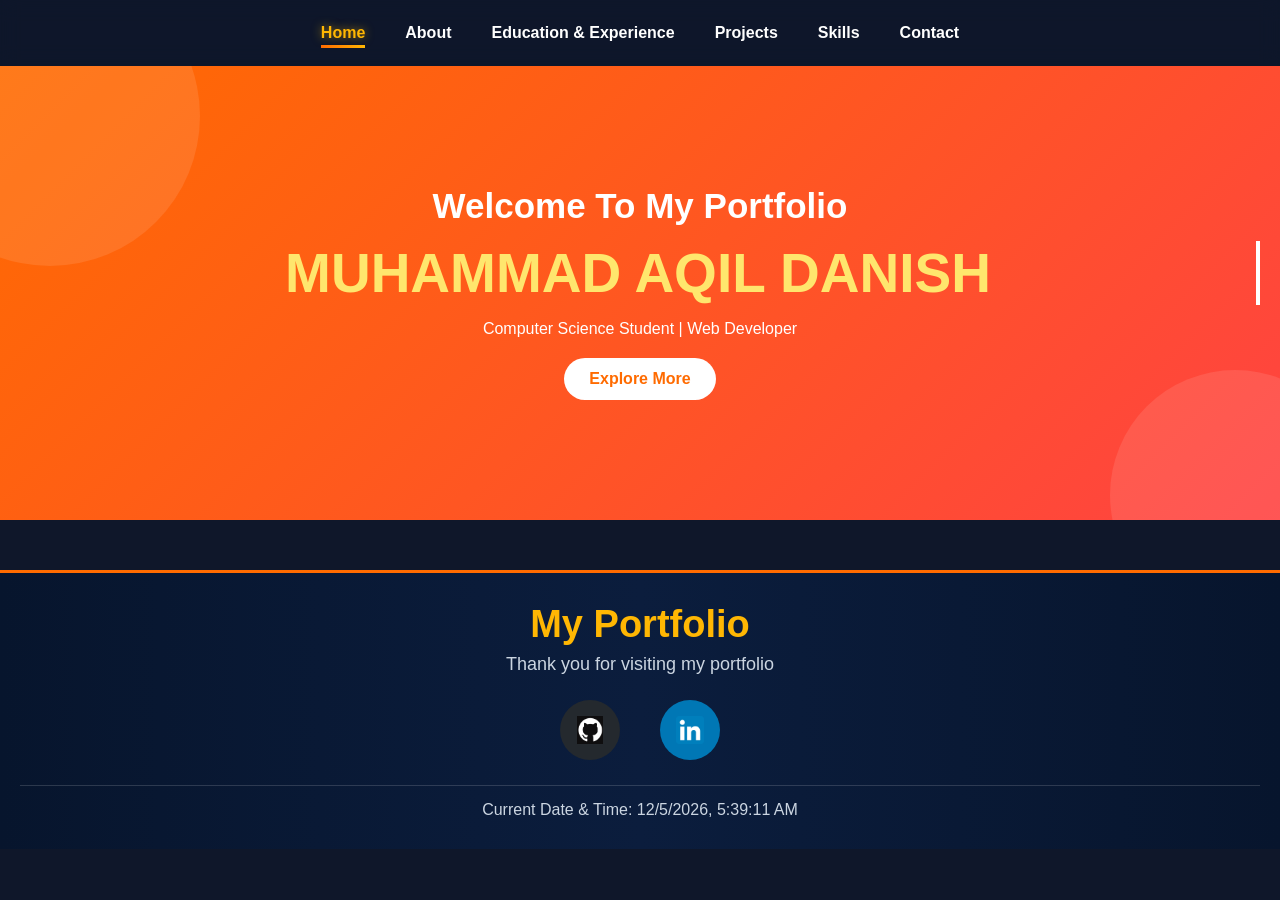
<file: index.html>
<!DOCTYPE html>
<html lang="en">
<head>
    <meta charset="UTF-8">
    <meta name="viewport" content="width=device-width, initial-scale=1.0">
    <title>Home | Aqil Portfolio</title>
    <link rel="stylesheet" href="style.css">
</head>
<body>

<nav>
    <a href="index.html" class="active-page">Home</a>
    <a href="about.html">About</a>
    <a href="education.html">Education & Experience</a>
    <a href="projects.html">Projects</a>
    <a href="skills.html">Skills</a>
    <a href="contact.html">Contact</a>
</nav>

<header>
    <h1>Welcome To My Portfolio</h1>
    <h2 class="typing-text">MUHAMMAD AQIL DANISH</h2>
    <p>Computer Science Student | Web Developer</p>

    <a href="about.html" class="btn">
        Explore More
    </a>
</header>

<footer>
    <div class="footer-content">
        <h2 class="footer-title">My Portfolio</h2>
        <p class="footer-text">Thank you for visiting my portfolio</p>

        <div class="footer-divider"></div>

        <div class="social-icons">
            <a href="https://github.com/AQLDNSH" target="_blank">
                <img src="images/github.png" alt="GitHub">
            </a>

            <div class="vertical-line"></div>

            <a href="https://linkedin.com/in/YOUR_LINKEDIN" target="_blank">
                <img src="images/linkedin.png" alt="LinkedIn">
            </a>
        </div>

        <div class="bottom-line"></div>

        <p id="datetime"></p>
    </div>
</footer>

<script src="script.js"></script>
</body>
</html>
</file>
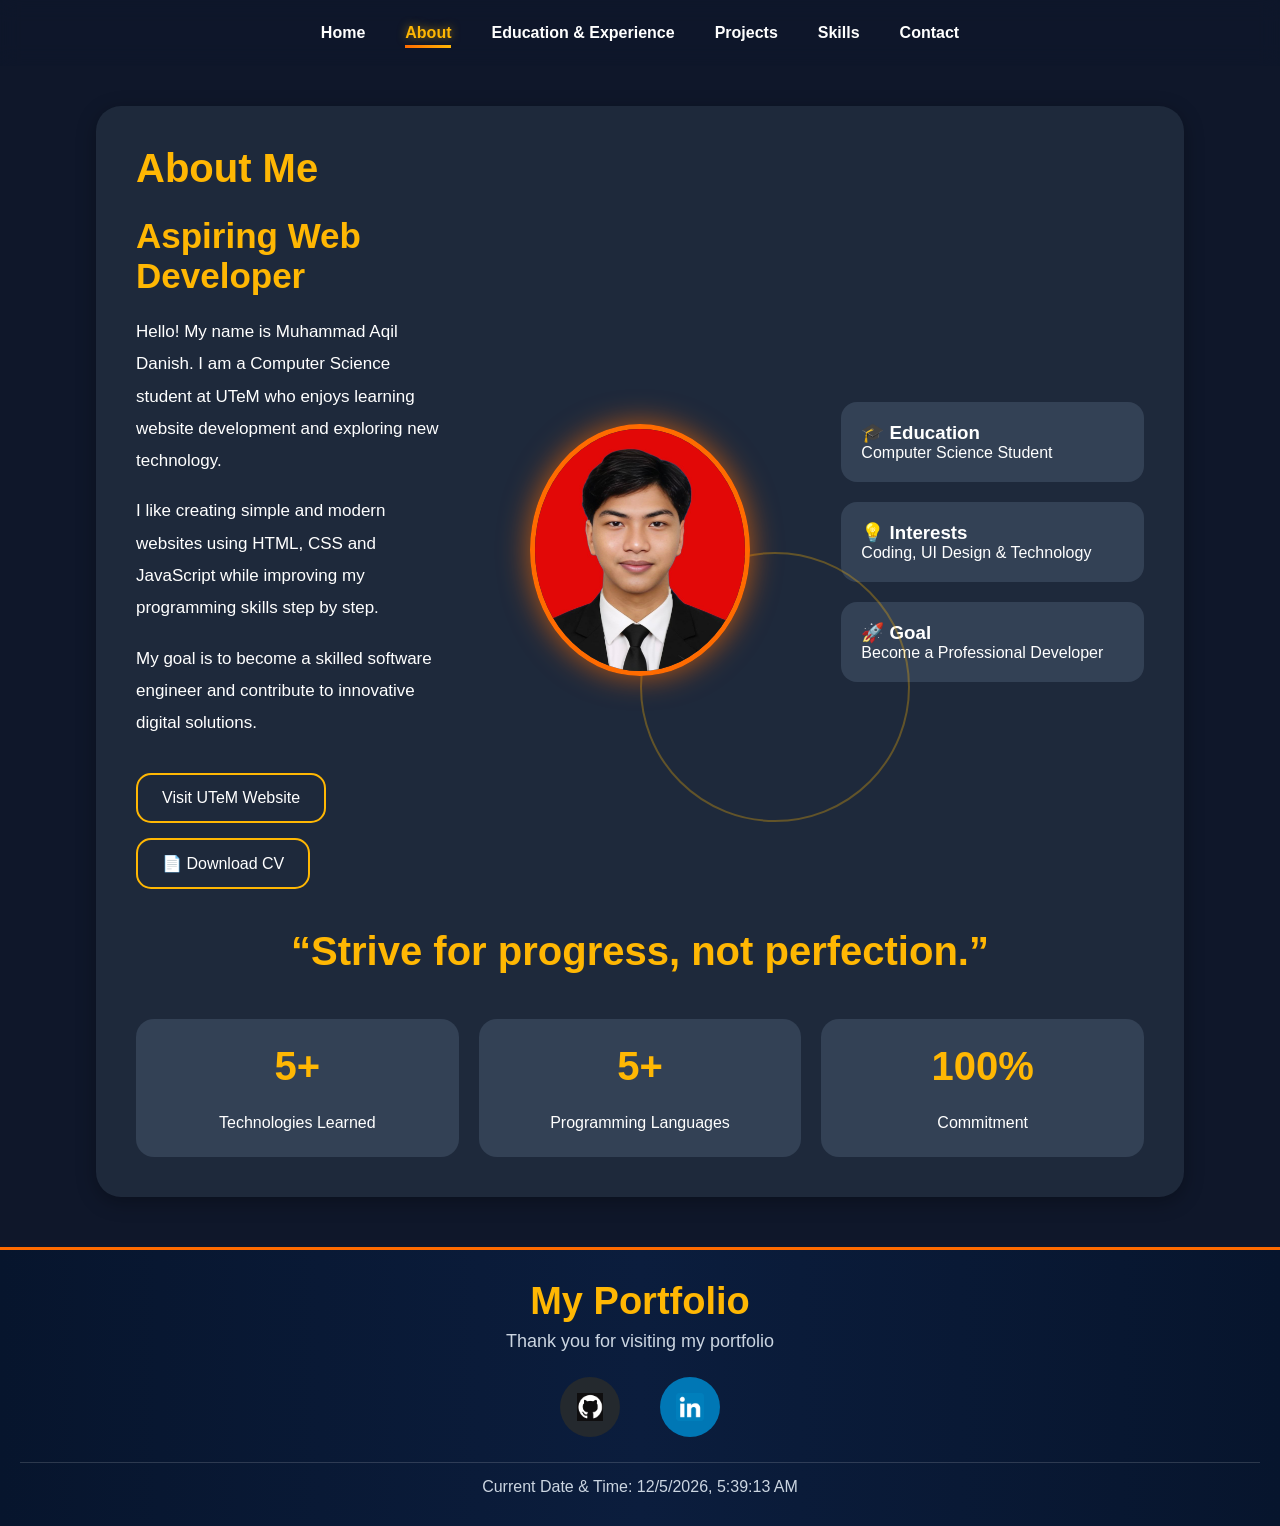
<file: about.html>
<!DOCTYPE html>
<html lang="en">
<head>
    <meta charset="UTF-8">
    <meta name="viewport" content="width=device-width, initial-scale=1.0">
    <title>About | Aqil Portfolio</title>
    <link rel="stylesheet" href="style.css">
</head>
<body>

<!-- NAVBAR -->
<nav>
    <a href="index.html">Home</a>
    <a href="about.html" class="active-page">About</a>
    <a href="education.html">Education & Experience</a>
    <a href="projects.html">Projects</a>
   
    <a href="skills.html">Skills</a>
    <a href="contact.html">Contact</a>
</nav>

<!-- ABOUT SECTION -->
<section class="show">
    <h2>About Me</h2>

    <div class="about-content">

        <!-- LEFT SIDE -->
        <div class="about-text">

            <h3 class="about-title">
                Aspiring Web Developer
            </h3>

            <p>
                Hello! My name is Muhammad Aqil Danish.
                I am a Computer Science student at UTeM
                who enjoys learning website development
                and exploring new technology.
            </p>

            <p>
                I like creating simple and modern websites
                using HTML, CSS and JavaScript while improving
                my programming skills step by step.
            </p>

            <p>
                My goal is to become a skilled software engineer
                and contribute to innovative digital solutions.
            </p>
<a href="https://www.utem.edu.my/en/" target="_blank" class="about-btn">
    Visit UTeM Website
</a>

<a href="files/Aqil_CV.pdf" download class="about-btn">
    📄 Download CV
</a>
        </div>

        <!-- CENTER IMAGE -->
        <div class="about-image">
            <div class="circle"></div>

            <img src="images/myphoto.jpg"
                 alt="Profile Photo"
                 class="profile-img">
        </div>

        <!-- RIGHT SIDE -->
        <div class="about-info">

            <div class="info-card">
                <h3>🎓 Education</h3>
                <p>Computer Science Student</p>
            </div>

            <div class="info-card">
                <h3>💡 Interests</h3>
                <p>Coding, UI Design & Technology</p>
            </div>

            <div class="info-card">
                <h3>🚀 Goal</h3>
                <p>Become a Professional Developer</p>
            </div>

        </div>

    </div>

    <!-- QUOTE -->
    <div class="quote-box">
        <h2>“Strive for progress, not perfection.”</h2>
    </div>

    <!-- STATS -->
    <div class="stats-container">

        <div class="stat-box">
            <h2>5+</h2>
            <p>Technologies Learned</p>
        </div>

        <div class="stat-box">
            <h2>5+</h2>
            <p>Programming Languages</p>
        </div>

        <div class="stat-box">
            <h2>100%</h2>
            <p>Commitment</p>
        </div>

    </div>
</section>

<!-- FOOTER -->
<footer>
    <div class="footer-content">
        <h2 class="footer-title">My Portfolio</h2>
        <p class="footer-text">Thank you for visiting my portfolio</p>

        <div class="footer-divider"></div>

        <div class="social-icons">
            <a href="https://github.com/AQLDNSH" target="_blank">
                <img src="images/github.png" alt="GitHub">
            </a>

            <div class="vertical-line"></div>

            <a href="https://linkedin.com/in/YOUR_LINKEDIN" target="_blank">
                <img src="images/linkedin.png" alt="LinkedIn">
            </a>
        </div>

        <div class="bottom-line"></div>

        <p id="datetime"></p>
    </div>
</footer>

<!-- TOP BUTTON -->
<button id="topBtn">↑</button>

<script src="script.js"></script>

</body>
</html>
</file>
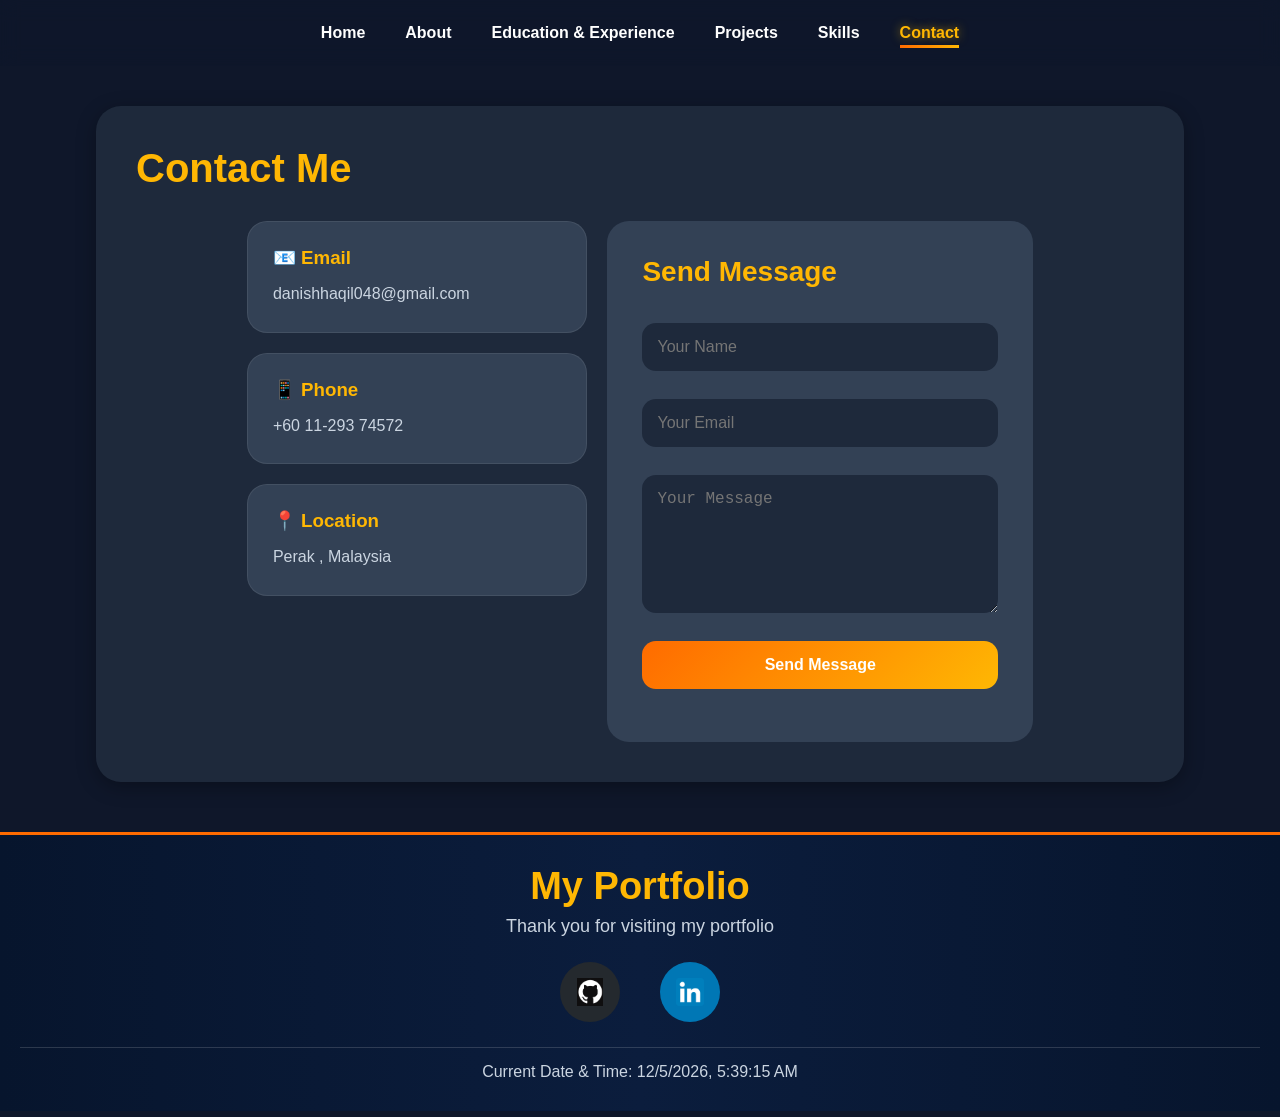
<file: contact.html>
<!DOCTYPE html>
<html lang="en">
<head>
    <meta charset="UTF-8">
    <meta name="viewport" content="width=device-width, initial-scale=1.0">
    <title>Contact | Aqil Portfolio</title>
    <link rel="stylesheet" href="style.css">
</head>
<body>

<nav>
    <a href="index.html">Home</a>
    <a href="about.html">About</a>
    <a href="education.html">Education & Experience</a>
    <a href="projects.html">Projects</a>
    <a href="skills.html">Skills</a>
    <a href="contact.html" class="active-page">Contact</a>
</nav>

<section class="show">
    <h2>Contact Me</h2>

    <div class="contact-container">

        <!-- LEFT -->
        <div class="contact-info">

            <div class="contact-card">
                <h3>📧 Email</h3>
                <p>danishhaqil048@gmail.com</p>
            </div>

            <div class="contact-card">
                <h3>📱 Phone</h3>
                <p>+60 11-293 74572</p>
            </div>

            <div class="contact-card">
                <h3>📍 Location</h3>
                <p>Perak , Malaysia</p>
            </div>


        </div>

        <!-- RIGHT -->
        <div class="contact-form-box">
            <h3>Send Message</h3>

            <form id="contactForm">
                <input type="text" placeholder="Your Name" required>
                <input type="email" placeholder="Your Email" required>
                <textarea rows="6" placeholder="Your Message" required></textarea>
                <input type="submit" value="Send Message">
            </form>
        </div>

    </div>
</section>

<footer>
    <div class="footer-content">
        <h2 class="footer-title">My Portfolio</h2>
        <p class="footer-text">Thank you for visiting my portfolio</p>

        <div class="footer-divider"></div>

        <div class="social-icons">
            <a href="https://github.com/AQLDNSH" target="_blank">
                <img src="images/github.png" alt="GitHub">
            </a>

            <div class="vertical-line"></div>

            <a href="https://linkedin.com/in/YOUR_LINKEDIN" target="_blank">
                <img src="images/linkedin.png" alt="LinkedIn">
            </a>
        </div>

        <div class="bottom-line"></div>

        <p id="datetime"></p>
    </div>
</footer>

<button id="topBtn">↑</button>

<script src="script.js"></script>
</body>
</html>
</file>
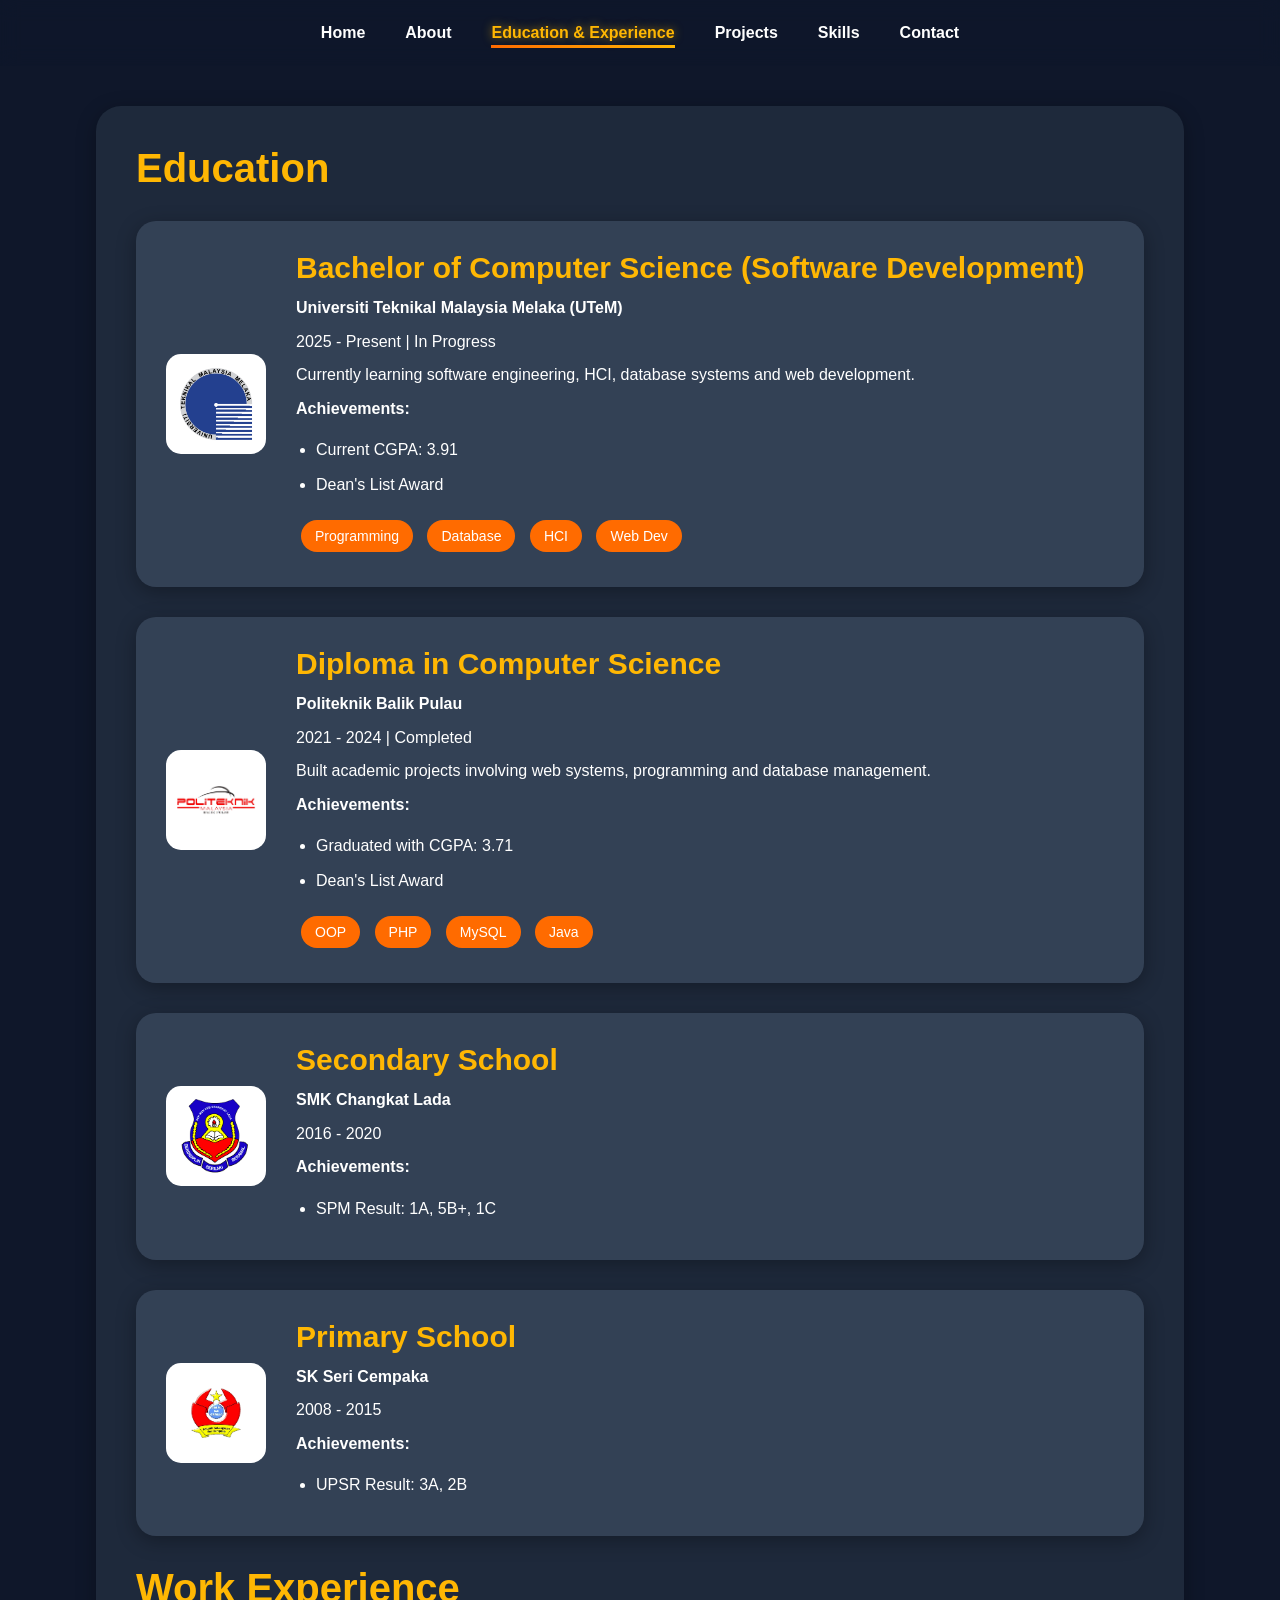
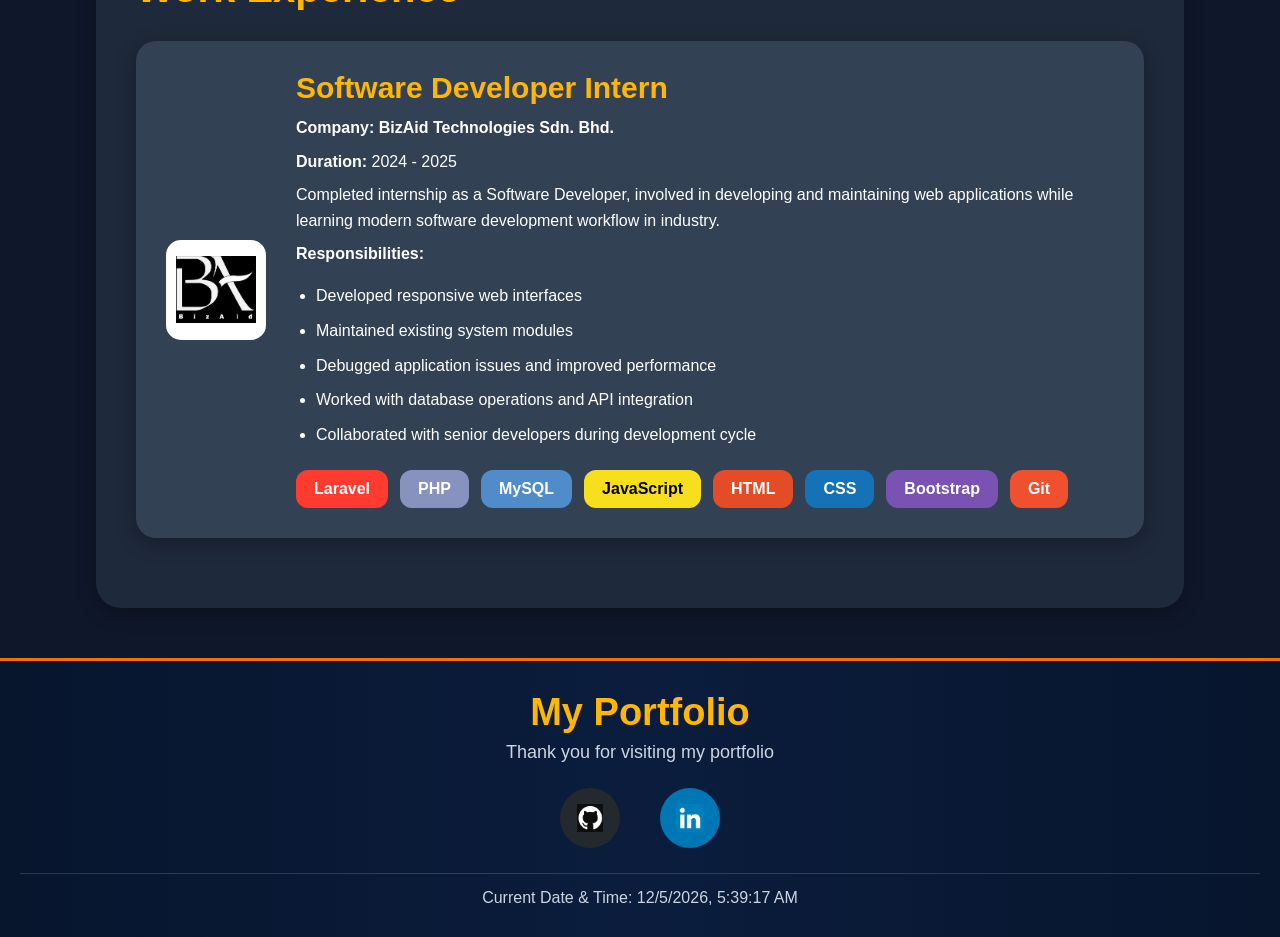
<file: education.html>
<!DOCTYPE html>
<html lang="en">
<head>
    <meta charset="UTF-8">
    <meta name="viewport" content="width=device-width, initial-scale=1.0">
    <title>Education & Experience | Aqil Portfolio</title>
    <link rel="stylesheet" href="style.css">
</head>
<body>

<nav>
    <a href="index.html">Home</a>
    <a href="about.html">About</a>
    <a href="education.html" class="active-page">Education & Experience</a>
    <a href="projects.html">Projects</a>
    <a href="skills.html">Skills</a>
    <a href="contact.html">Contact</a>
</nav>

<section class="show">
    <h2>Education</h2>

    <!-- UTeM -->
    <div class="edu-card">
        <img src="images/utem.png" class="edu-logo">

        <div class="edu-content">
            <h3>Bachelor of Computer Science (Software Development)</h3>
            <p>
                <a href="https://www.utem.edu.my/en/" target="_blank">
                    Universiti Teknikal Malaysia Melaka (UTeM)
                </a>
            </p>
            <p>2025 - Present | In Progress</p>

            <p>
                Currently learning software engineering, HCI,
                database systems and web development.
            </p>

            <p><strong>Achievements:</strong></p>
            <ul class="exp-list">
                <li>Current CGPA: 3.91</li>
                <li>Dean's List Award</li>
            </ul>

            <div class="tags">
                <span>Programming</span>
                <span>Database</span>
                <span>HCI</span>
                <span>Web Dev</span>
            </div>
        </div>
    </div>

    <!-- Diploma -->
    <div class="edu-card">
        <img src="images/poli.png" class="edu-logo">

        <div class="edu-content">
            <h3>Diploma in Computer Science</h3>
            <p>
                <a href="https://pbu.mypolycc.edu.my/" target="_blank">
                    Politeknik Balik Pulau
                </a>
            </p>
            <p>2021 - 2024 | Completed</p>

            <p>
                Built academic projects involving web systems,
                programming and database management.
            </p>

            <p><strong>Achievements:</strong></p>
            <ul class="exp-list">
                <li>Graduated with CGPA: 3.71</li>
                <li>Dean's List Award</li>
            </ul>

            <div class="tags">
                <span>OOP</span>
                <span>PHP</span>
                <span>MySQL</span>
                <span>Java</span>
            </div>
        </div>
    </div>

    <!-- Secondary -->
    <div class="edu-card">
        <img src="images/smk.png" class="edu-logo">

        <div class="edu-content">
            <h3>Secondary School</h3>
            <p>
                <a href="https://www.apac.com.my/aea8005-smk-changkat-lada.html" target="_blank">
                    SMK Changkat Lada
                </a>
            </p>
            <p>2016 - 2020</p>

            <p><strong>Achievements:</strong></p>
            <ul class="exp-list">
                <li>SPM Result: 1A, 5B+, 1C</li>
            </ul>
        </div>
    </div>

    <!-- Primary -->
    <div class="edu-card">
        <img src="images/sk.png" class="edu-logo">

        <div class="edu-content">
            <h3>Primary School</h3>
            <p>
                <a href="https://www.apac.com.my/aba8246-sk-seri-cempaka.html" target="_blank">
                    SK Seri Cempaka
                </a>
            </p>
            <p>2008 - 2015</p>

            <p><strong>Achievements:</strong></p>
            <ul class="exp-list">
                <li>UPSR Result: 3A, 2B</li>
            </ul>
        </div>
    </div>

    <h2>Work Experience</h2>

    <div class="edu-card">
        <img src="images/bizaid.png" class="edu-logo">

        <div class="edu-content">
            <h3>Software Developer Intern</h3>

            <p>
    <strong>Company:</strong>
    <a href="https://www.bizaid.my/" target="_blank">
        BizAid Technologies Sdn. Bhd.
    </a>
</p>
            <p><strong>Duration:</strong> 2024 - 2025</p>

            <p>
                Completed internship as a Software Developer, involved in
                developing and maintaining web applications while learning
                modern software development workflow in industry.
            </p>

            <p><strong>Responsibilities:</strong></p>
            <ul class="exp-list">
                <li>Developed responsive web interfaces</li>
                <li>Maintained existing system modules</li>
                <li>Debugged application issues and improved performance</li>
                <li>Worked with database operations and API integration</li>
                <li>Collaborated with senior developers during development cycle</li>
            </ul>

            <div class="tech-tags">
                <span class="laravel">Laravel</span>
                <span class="php">PHP</span>
                <span class="mysql">MySQL</span>
                <span class="javascript">JavaScript</span>
                <span class="html-tag">HTML</span>
                <span class="css-tag">CSS</span>
                <span class="bootstrap">Bootstrap</span>
                <span class="git">Git</span>
            </div>
        </div>
    </div>

</section>

<footer>
    <div class="footer-content">
        <h2 class="footer-title">My Portfolio</h2>
        <p class="footer-text">Thank you for visiting my portfolio</p>

        <div class="footer-divider"></div>

        <div class="social-icons">
            <a href="https://github.com/AQLDNSH" target="_blank">
                <img src="images/github.png" alt="GitHub">
            </a>

            <div class="vertical-line"></div>

            <a href="https://linkedin.com/in/YOUR_LINKEDIN" target="_blank">
                <img src="images/linkedin.png" alt="LinkedIn">
            </a>
        </div>

        <div class="bottom-line"></div>

        <p id="datetime"></p>
    </div>
</footer>

<button id="topBtn">↑</button>

<script src="script.js"></script>
</body>
</html>
</file>
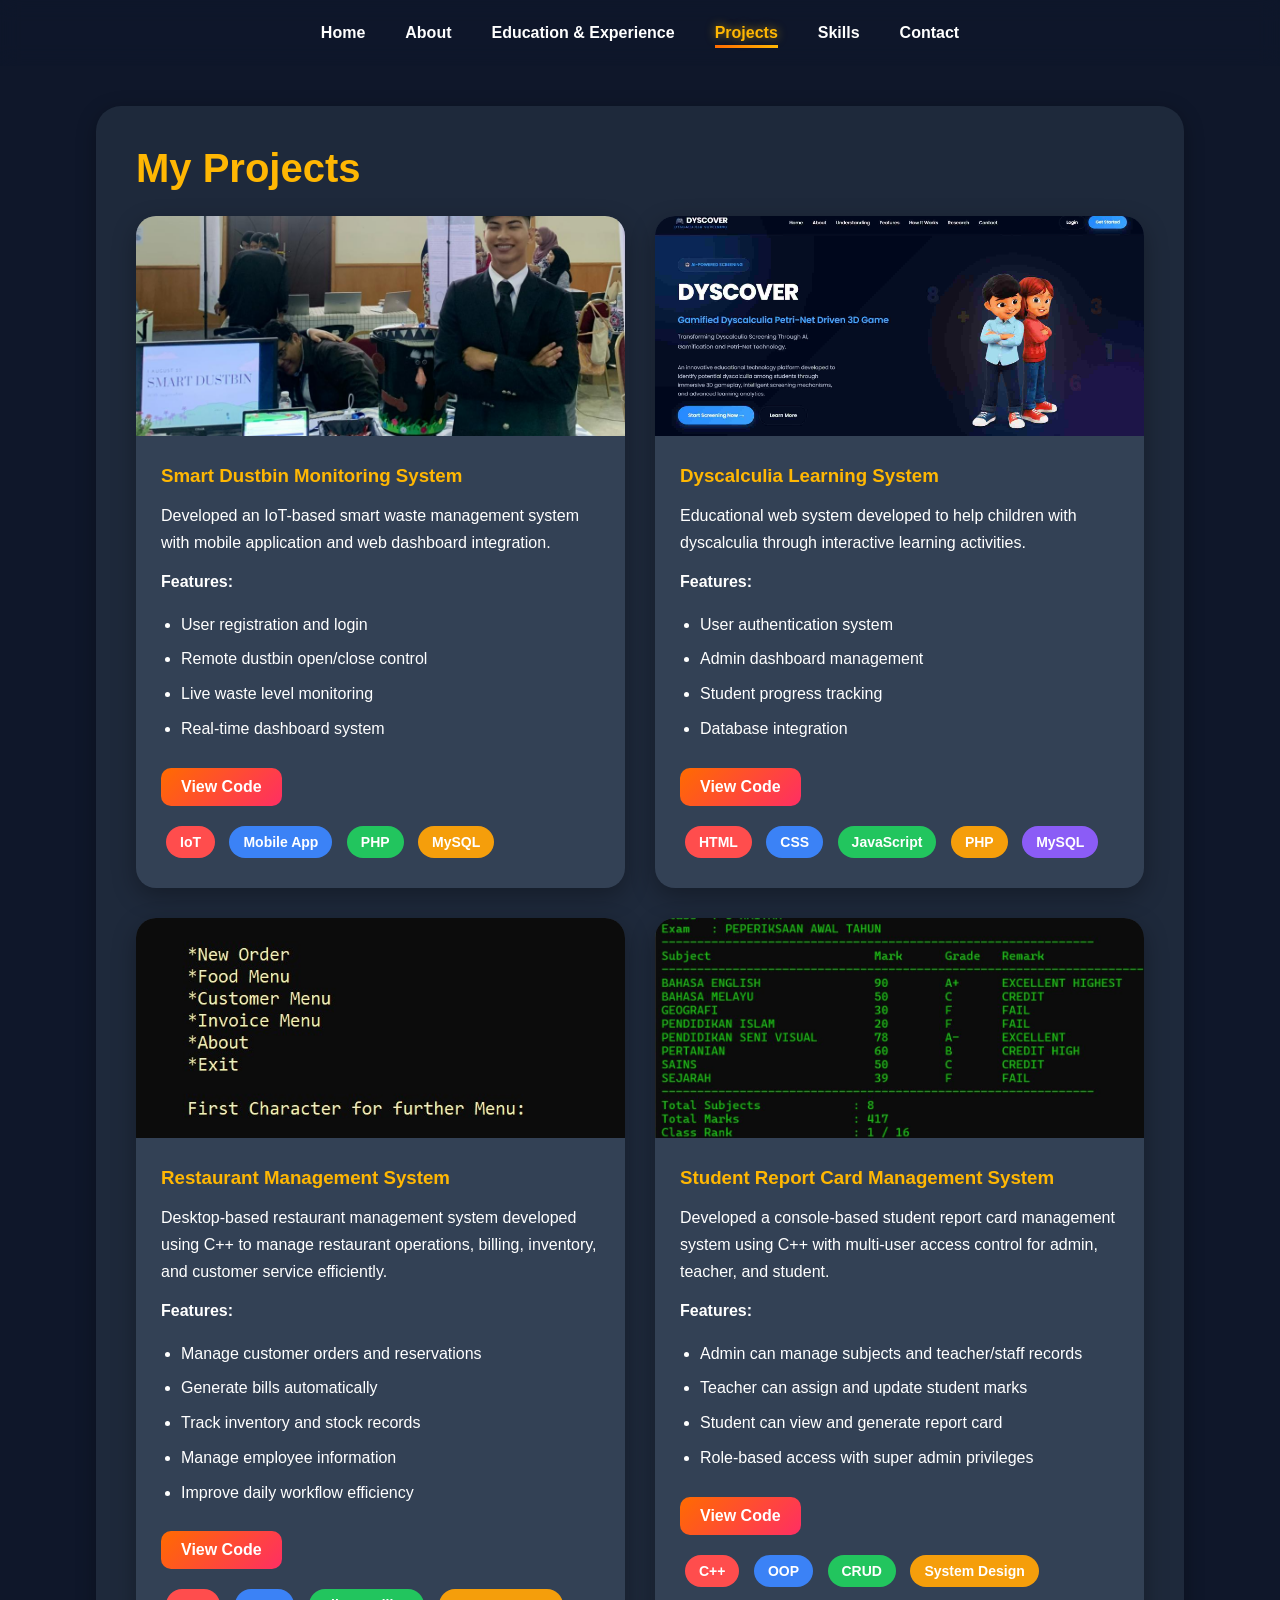
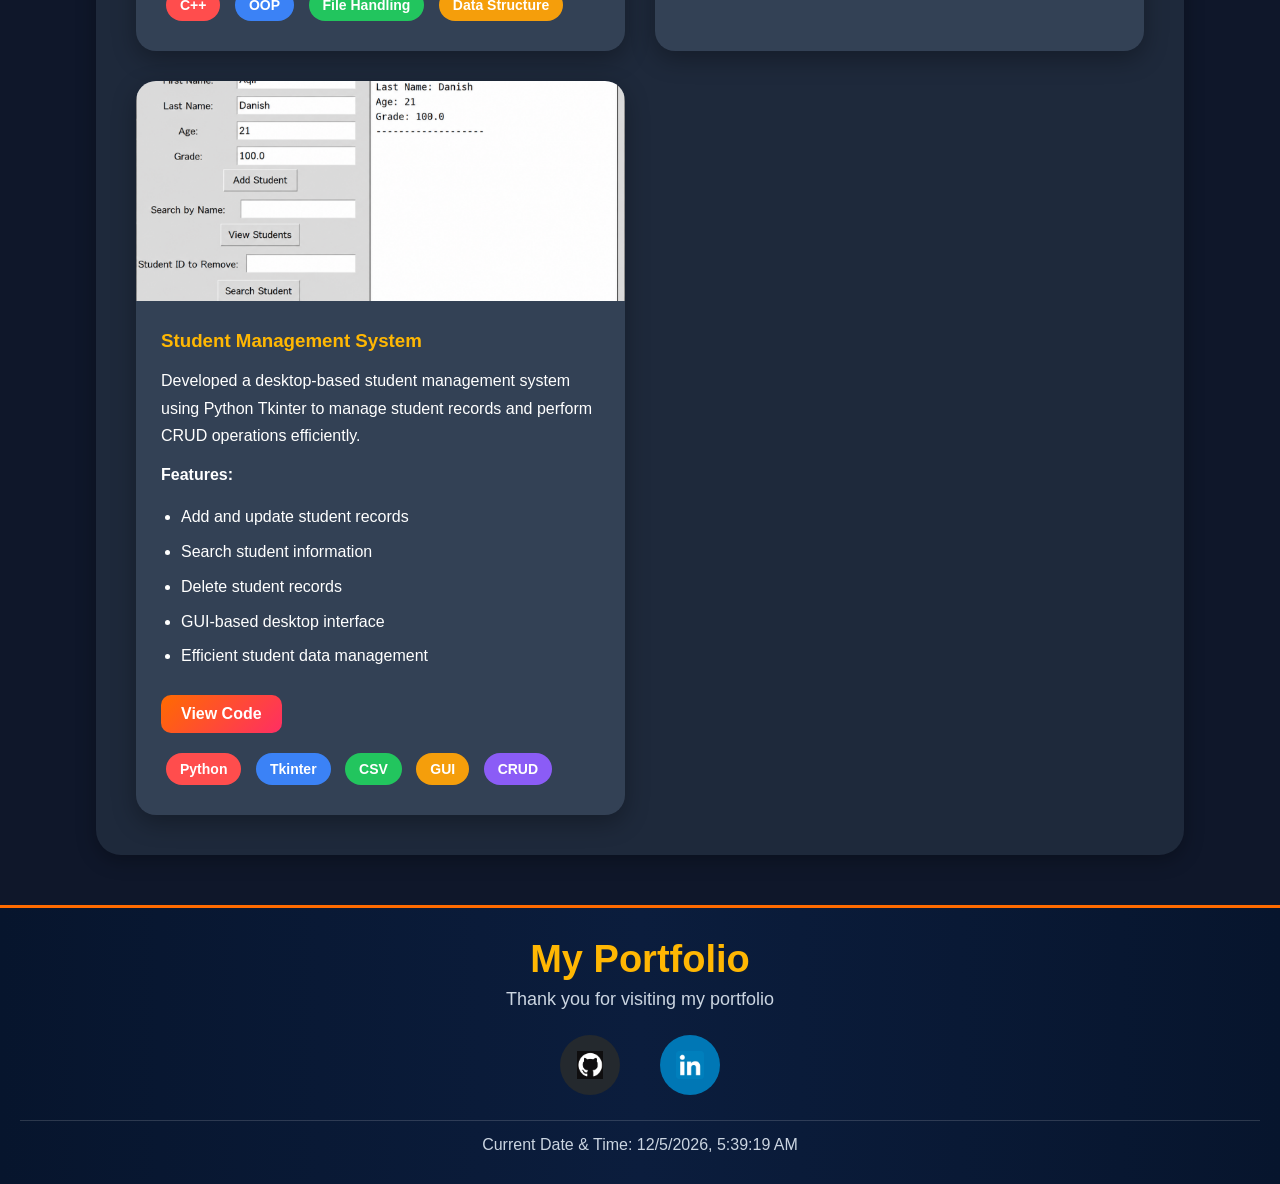
<file: projects.html>
<!DOCTYPE html>
<html lang="en">
<head>
    <meta charset="UTF-8">
    <meta name="viewport" content="width=device-width, initial-scale=1.0">
    <title>Projects | Aqil Portfolio</title>
    <link rel="stylesheet" href="style.css">
</head>
<body>

<!-- NAVBAR -->
<nav>
    <a href="index.html">Home</a>
    <a href="about.html">About</a>
    <a href="education.html">Education & Experience</a>
    <a href="projects.html" class="active-page">Projects</a>
    
    <a href="skills.html">Skills</a>
    <a href="contact.html">Contact</a>
</nav>

<!-- PROJECT SECTION -->
<section class="show">
    <h2>My Projects</h2>

    <div class="project-container">

        <!-- PROJECT 1 -->
        <div class="project-card">
            <img src="images/dustbin.png" class="project-image">

            <div class="project-content">
                <h3>Smart Dustbin Monitoring System</h3>

                <p>
                    Developed an IoT-based smart waste management system
                    with mobile application and web dashboard integration.
                </p>


                <p><strong>Features:</strong></p>
                <ul class="exp-list">
                    <li>User registration and login</li>
                    <li>Remote dustbin open/close control</li>
                    <li>Live waste level monitoring</li>
                    <li>Real-time dashboard system</li>
                </ul>
                <a href="#" target="_blank" class="github-btn">
    View Code
</a>

                <div class="project-tags">
                    <span class="tag1">IoT</span>
                    <span class="tag2">Mobile App</span>
                    <span class="tag3">PHP</span>
                    <span class="tag4">MySQL</span>
                </div>
            </div>
        </div>

        <!-- PROJECT 2 -->
        <div class="project-card">
<a href="https://github.com/AQLDNSH/Dyscalculia" target="_blank">
    <img src="images/dyscalculia.png" class="project-image">
</a>
            <div class="project-content">
                <h3>Dyscalculia Learning System</h3>

                <p>
                    Educational web system developed to help children with
                    dyscalculia through interactive learning activities.
                </p>


                <p><strong>Features:</strong></p>
                <ul class="exp-list">
                    <li>User authentication system</li>
                    <li>Admin dashboard management</li>
                    <li>Student progress tracking</li>
                    <li>Database integration</li>
                </ul>
                                    <a href="https://github.com/AQLDNSH/Dyscalculia" target="_blank" class="github-btn">
    View Code
</a>

                <div class="project-tags">

                    <span class="tag1">HTML</span>
                    <span class="tag2">CSS</span>
                    <span class="tag3">JavaScript</span>
                    <span class="tag4">PHP</span>
                    <span class="tag5">MySQL</span>
                </div>
            </div>
        </div>

   <div class="project-card">
    <a href="https://github.com/AQLDNSH/RestaurantManagementSystem" target="_blank">
    <img src="images/restaurant.png" class="project-image">
</a>

    <div class="project-content">
        <h3>Restaurant Management System</h3>

        <p>
            Desktop-based restaurant management system developed using C++
            to manage restaurant operations, billing, inventory, and
            customer service efficiently.
        </p>
        

        <p><strong>Features:</strong></p>
        <ul class="exp-list">
            <li>Manage customer orders and reservations</li>
            <li>Generate bills automatically</li>
            <li>Track inventory and stock records</li>
            <li>Manage employee information</li>
            <li>Improve daily workflow efficiency</li>
        </ul>
        <a href="https://github.com/AQLDNSH/RestaurantManagementSystem" target="_blank" class="github-btn">
    View Code
</a>

        <div class="project-tags">
            <span class="tag1">C++</span>
            <span class="tag2">OOP</span>
            <span class="tag3">File Handling</span>
            <span class="tag4">Data Structure</span>
        </div>
    </div>
</div>


        <div class="project-card">
    <a href="https://github.com/AQLDNSH/StudentReportCard" target="_blank">
    <img src="images/reportcard.png" class="project-image">
</a>

    <div class="project-content">
        <h3>Student Report Card Management System</h3>

        <p>
            Developed a console-based student report card management system
            using C++ with multi-user access control for admin, teacher,
            and student.
        </p>

        <p><strong>Features:</strong></p>
        <ul class="exp-list">
            <li>Admin can manage subjects and teacher/staff records</li>
            <li>Teacher can assign and update student marks</li>
            <li>Student can view and generate report card</li>
            <li>Role-based access with super admin privileges</li>
        </ul>
        <a href="https://github.com/AQLDNSH/StudentReportCard" target="_blank" class="github-btn">
    View Code
</a>

        <div class="project-tags">
            <span class="tag1">C++</span>
            <span class="tag2">OOP</span>
            <span class="tag3">CRUD</span>
            <span class="tag4">System Design</span>
        </div>
    </div>
</div>


<div class="project-card">
    <a href="https://github.com/AQLDNSH/Student-Management-System" target="_blank">
    <img src="images/student.png" class="project-image">
</a>

    <div class="project-content">
        <h3>Student Management System</h3>

        <p>
            Developed a desktop-based student management system using
            Python Tkinter to manage student records and perform
            CRUD operations efficiently.
        </p>

        <p><strong>Features:</strong></p>
        <ul class="exp-list">
            <li>Add and update student records</li>
            <li>Search student information</li>
            <li>Delete student records</li>
            <li>GUI-based desktop interface</li>
            <li>Efficient student data management</li>
        </ul>
        <a href="https://github.com/AQLDNSH/Student-Management-System" target="_blank" class="github-btn">
    View Code
</a>

        <div class="project-tags">
            <span class="tag1">Python</span>
            <span class="tag2">Tkinter</span>
            <span class="tag3">CSV</span>
            <span class="tag4">GUI</span>
            <span class="tag5">CRUD</span>
        </div>
    </div>
</div>
</div>


    </div>

    

    
</section>

<!-- FOOTER -->
<footer>
    <div class="footer-content">
        <h2 class="footer-title">My Portfolio</h2>
        <p class="footer-text">Thank you for visiting my portfolio</p>

        <div class="footer-divider"></div>

        <div class="social-icons">
            <a href="https://github.com/AQLDNSH" target="_blank">
                <img src="images/github.png" alt="GitHub">
            </a>

            <div class="vertical-line"></div>

            <a href="https://linkedin.com/in/YOUR_LINKEDIN" target="_blank">
                <img src="images/linkedin.png" alt="LinkedIn">
            </a>
        </div>

        <div class="bottom-line"></div>

        <p id="datetime"></p>
    </div>
</footer>

<!-- TOP BUTTON -->
<button id="topBtn">↑</button>
<div id="imageModal" class="modal">
    <span class="close">&times;</span>
    <img class="modal-content" id="modalImg">
</div>

<script src="script.js"></script>
</body>
</html>
</file>
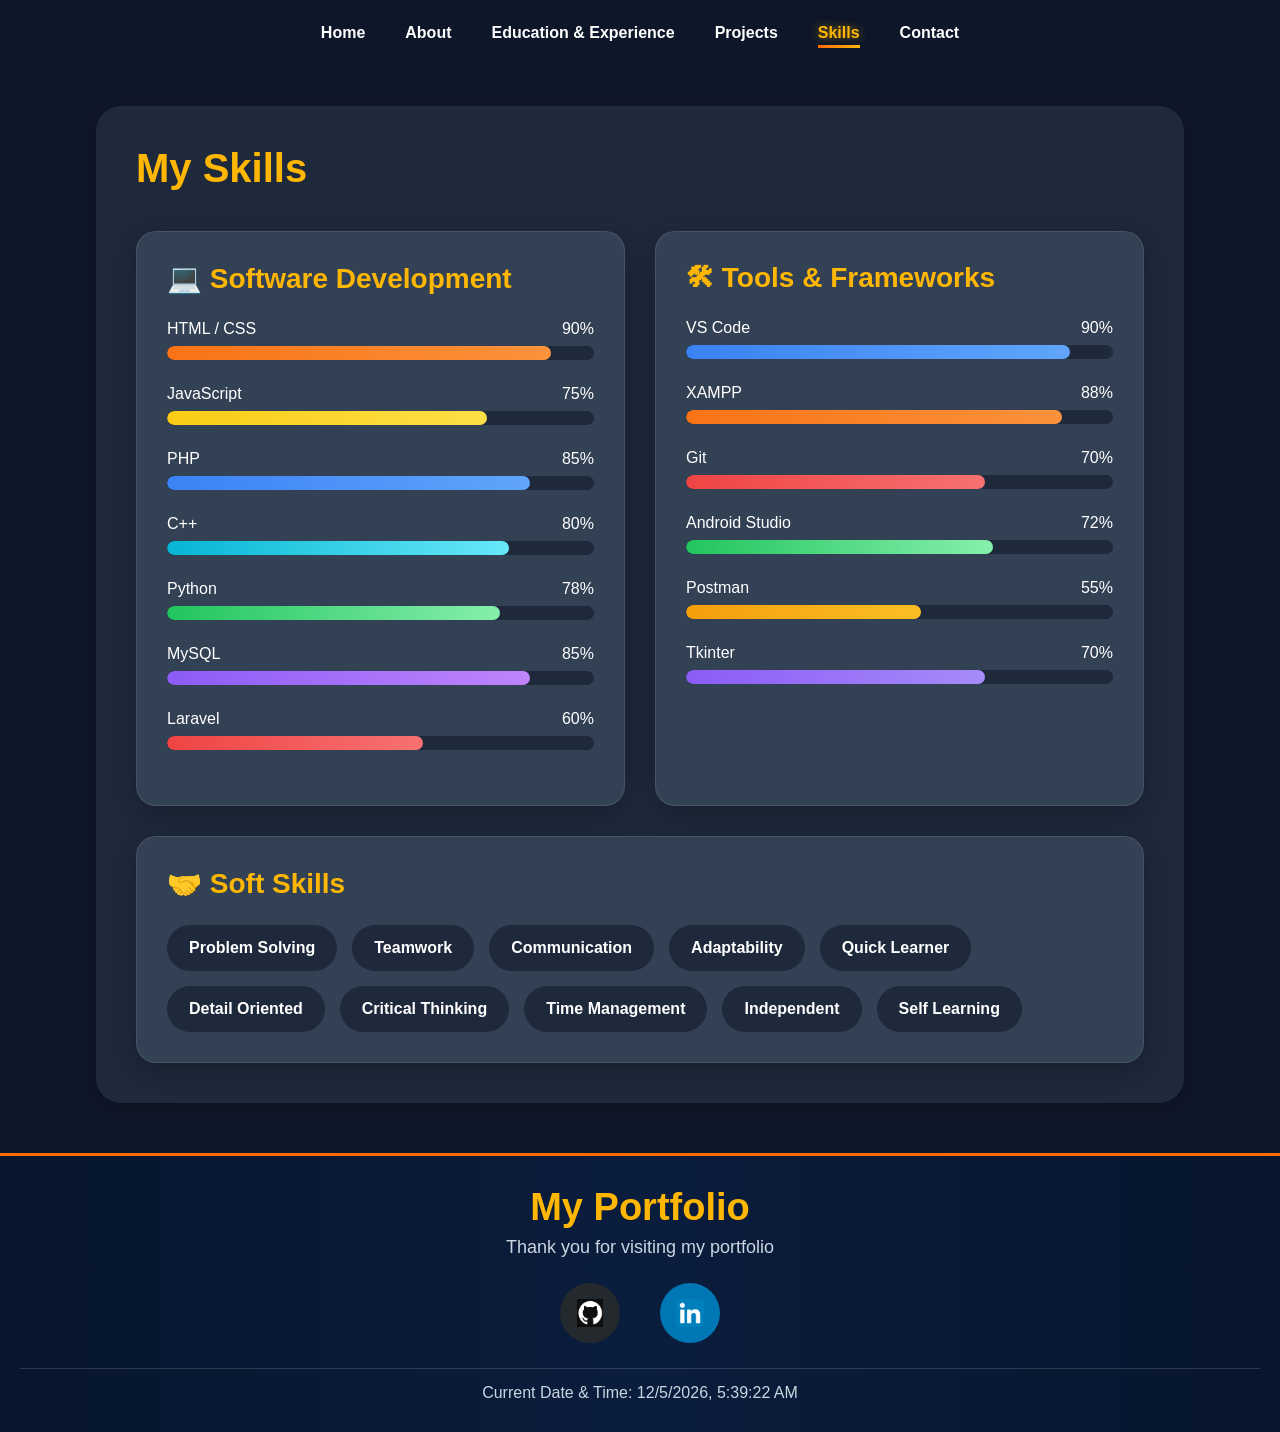
<file: skills.html>
<!DOCTYPE html>
<html lang="en">
<head>
    <meta charset="UTF-8">
    <meta name="viewport" content="width=device-width, initial-scale=1.0">
    <title>Skills | Aqil Portfolio</title>
    <link rel="stylesheet" href="style.css">
</head>
<body>

<!-- NAVBAR -->
<nav>
    <a href="index.html">Home</a>
    <a href="about.html">About</a>
    <a href="education.html">Education & Experience</a>
    <a href="projects.html">Projects</a>
    <a href="skills.html" class="active-page">Skills</a>
    <a href="contact.html">Contact</a>
</nav>

<!-- SKILLS SECTION -->
<section class="show">
    <h2>My Skills</h2>

    <div class="skills-grid">

      <div class="skill-card">
    <h3>💻 Software Development</h3>

    <div class="skill-box">
        <div class="skill-label">
            <span>HTML / CSS</span>
            <span>90%</span>
        </div>
        <div class="bar">
            <div class="fill html-bar"></div>
        </div>
    </div>

    <div class="skill-box">
        <div class="skill-label">
            <span>JavaScript</span>
            <span>75%</span>
        </div>
        <div class="bar">
            <div class="fill js-bar"></div>
        </div>
    </div>

    <div class="skill-box">
        <div class="skill-label">
            <span>PHP</span>
            <span>85%</span>
        </div>
        <div class="bar">
            <div class="fill php-bar"></div>
        </div>
    </div>

    <div class="skill-box">
        <div class="skill-label">
            <span>C++</span>
            <span>80%</span>
        </div>
        <div class="bar">
            <div class="fill cpp-bar"></div>
        </div>
    </div>

    <div class="skill-box">
        <div class="skill-label">
            <span>Python</span>
            <span>78%</span>
        </div>
        <div class="bar">
            <div class="fill python-bar"></div>
        </div>
    </div>

    <div class="skill-box">
        <div class="skill-label">
            <span>MySQL</span>
            <span>85%</span>
        </div>
        <div class="bar">
            <div class="fill mysql-bar"></div>
        </div>
    </div>

    <div class="skill-box">
        <div class="skill-label">
            <span>Laravel</span>
            <span>60%</span>
        </div>
        <div class="bar">
            <div class="fill laravel-bar"></div>
        </div>
    </div>
</div>

      <div class="skill-card">
    <h3>🛠 Tools & Frameworks</h3>

    <div class="skill-box">
        <div class="skill-label">
            <span>VS Code</span>
            <span>90%</span>
        </div>
        <div class="bar">
            <div class="fill vscode-bar"></div>
        </div>
    </div>

    <div class="skill-box">
        <div class="skill-label">
            <span>XAMPP</span>
            <span>88%</span>
        </div>
        <div class="bar">
            <div class="fill xampp-bar"></div>
        </div>
    </div>

    <div class="skill-box">
        <div class="skill-label">
            <span>Git</span>
            <span>70%</span>
        </div>
        <div class="bar">
            <div class="fill git-bar"></div>
        </div>
    </div>

    <div class="skill-box">
        <div class="skill-label">
            <span>Android Studio</span>
            <span>72%</span>
        </div>
        <div class="bar">
            <div class="fill android-bar"></div>
        </div>
    </div>

    <div class="skill-box">
        <div class="skill-label">
            <span>Postman</span>
            <span>55%</span>
        </div>
        <div class="bar">
            <div class="fill postman-bar"></div>
        </div>
    </div>

    <div class="skill-box">
        <div class="skill-label">
            <span>Tkinter</span>
            <span>70%</span>
        </div>
        <div class="bar">
            <div class="fill tkinter-bar"></div>
        </div>
    </div>
</div>

        <!-- Soft Skills -->
        <div class="skill-card full-width">
            <h3>🤝 Soft Skills</h3>

            <div class="soft-badges">
                <span>Problem Solving</span>
                <span>Teamwork</span>
                <span>Communication</span>
                <span>Adaptability</span>
                <span>Quick Learner</span>
                <span>Detail Oriented</span>
                <span>Critical Thinking</span>
                <span>Time Management</span>
                <span>Independent</span>
                <span>Self Learning</span>
            </div>
        </div>

    </div>
</section>

<!-- FOOTER -->
<footer>
    <div class="footer-content">
        <h2 class="footer-title">My Portfolio</h2>
        <p class="footer-text">Thank you for visiting my portfolio</p>

        <div class="footer-divider"></div>

        <div class="social-icons">
            <a href="https://github.com/AQLDNSH" target="_blank">
                <img src="images/github.png" alt="GitHub">
            </a>

            <div class="vertical-line"></div>

            <a href="https://linkedin.com/in/YOUR_LINKEDIN" target="_blank">
                <img src="images/linkedin.png" alt="LinkedIn">
            </a>
        </div>

        <div class="bottom-line"></div>

        <p id="datetime"></p>
    </div>
</footer>

<!-- TOP BUTTON -->
<button id="topBtn">↑</button>

<script src="script.js"></script>
</body>
</html>
</file>
<file: style.css>
html{
    scroll-behavior:smooth;
}



*{
    margin:0;
    padding:0;
    box-sizing:border-box;
}

body{
    font-family:'Poppins',sans-serif;
    background:#0f172a;
    color:white;
    overflow-x:hidden;
}


header{

    text-align:center;
    padding:120px 20px;

    background:linear-gradient(135deg,#ff6b00,#ff2e63,#ff8c42);
    background-size:300% 300%;

    animation:gradientMove 8s ease infinite;

    position:relative;
    overflow:hidden;
}


header::before,
header::after{

    content:"";
    position:absolute;
    border-radius:50%;
    background:rgba(255,255,255,0.1);
    animation:float 6s infinite alternate;
}

header::before{
    width:300px;
    height:300px;
    top:-100px;
    left:-100px;
}

header::after{
    width:250px;
    height:250px;
    bottom:-100px;
    right:-80px;
    animation-duration:8s;
}

header h1{
    font-size:35px;
}



.typing-text{

    font-size:55px;

    color:#ffe66d;

    margin:15px 0;

    overflow:hidden;

    white-space:nowrap;

    border-right:4px solid white;

    width:0;

    animation:
    typing 4s steps(30,end) forwards,
    blink 0.8s infinite;
}



@keyframes typing{

    from{
        width:0;
    }

    to{
        width:100%;
    }
}



@keyframes blink{

    50%{
        border-color:transparent;
    }
}



.btn{

    display:inline-block;
    margin-top:20px;
    padding:12px 25px;

    background:white;
    color:#ff6b00;

    border-radius:30px;
    text-decoration:none;
    font-weight:bold;

    transition:0.3s;
}

.btn:hover{

    background:#ffb703;
    color:white;

    transform:translateY(-3px);
}


nav{

    position:sticky;

    top:0;

    z-index:1000;

    display:flex;

    justify-content:center;

    gap:40px;

    padding:24px;

    background:rgba(15,23,42,0.45);

    backdrop-filter:blur(10px);

    transition:all 0.4s ease;
}



nav.scrolled{

    padding:10px 24px;

    background:rgba(0,0,0,0.95);

    backdrop-filter:blur(20px);

    box-shadow:
    0 10px 35px rgba(0,0,0,0.6),
    0 0 25px rgba(255,107,0,0.35);

    border-bottom:
    2px solid rgba(255,183,3,0.35);

    transform:translateY(0);

    transition:all 0.4s ease;
}

nav.scrolled a{

    color:#ffffff;
}

nav.scrolled a:hover{

    color:#ffb703;
}




nav a.active{

    color:#ffb703;

    text-shadow:
    0 0 10px #ffb703,
    0 0 20px #ff6b00;

    transform:translateY(-2px);
}

nav a.active::after{

    width:100%;
}
.edu-card{
    display:flex;
    gap:30px;
    background:#334155;
    padding:30px;
    border-radius:20px;
    margin:30px 0;
    align-items:center;
    box-shadow:0 5px 20px rgba(0,0,0,0.3);
}

.edu-logo{
    width:100px;
    height:100px;
    object-fit:contain;
    background:white;
    padding:10px;
    border-radius:15px;
    flex-shrink:0;
}

.project-img{
    width:250px;
    height:auto;
    border-radius:15px;
    object-fit:cover;
    flex-shrink:0;
}

.edu-content{
    flex:1;
}

.edu-content h3{
    color:#ffb703;
    margin-bottom:10px;
    font-size:30px;
}

.edu-content p{
    margin:8px 0;
    line-height:1.6;
}

.tags{
    margin-top:15px;
}

.tags span{
    display:inline-block;
    background:#ff6b00;
    color:white;
    padding:8px 14px;
    border-radius:20px;
    margin:5px;
    font-size:14px;
}

@media(max-width:768px){
    .edu-card{
        flex-direction:column;
        text-align:center;
    }

    .project-img{
        width:100%;
    }
}
.exp-list{
    margin-top:15px;
    margin-left:20px;
    line-height:1.8;
}

.exp-list li{
    margin-bottom:6px;
}










nav a{

    position:relative;

    color:white;

    text-decoration:none;

    font-weight:600;

    transition:0.3s;
}

nav a:hover{

    color:#ffb703;

    transform:translateY(-2px);
}

nav a::after{

    content:"";

    position:absolute;

    left:0;
    bottom:-6px;

    width:0;
    height:3px;

    background:linear-gradient(90deg,#ff6b00,#ffb703);

    transition:0.3s;
}

nav a:hover::after{
    width:100%;
}


section{

    width:85%;
    margin:40px auto;
    padding:40px;

    background:#1e293b;

    border-radius:25px;

    box-shadow:0 5px 20px rgba(0,0,0,0.3);

    opacity:0;
    transform:translateY(50px);

    transition:0.6s ease;
}

section.show{

    opacity:1;

    transform:translateY(0);
}


section:hover{

    transform:translateY(-8px);

    box-shadow:0 15px 35px rgba(0,0,0,0.5);

    transition:0.4s ease;
}



h2{

    color:#ffb703;

    margin-bottom:25px;

    font-size:40px;
}



.about-content{

    display:flex;

    justify-content:space-between;

    align-items:center;

    gap:50px;

    flex-wrap:wrap;
}

.about-text{
    flex:1;
}

.about-title{

    font-size:35px;

    color:#ffb703;

    margin-bottom:20px;
}

.about-text p{

    line-height:1.9;

    margin-bottom:18px;

    font-size:17px;
}

.about-btn{

    display:inline-block;

    margin-top:15px;

    padding:14px 24px;

    border-radius:15px;

    border:2px solid #ffb703;

    color:white;

    text-decoration:none;

    transition:0.3s;
}

.about-btn:hover{

    background:#ffb703;

    color:#0f172a;

    transform:translateY(-4px);
}



.about-image{

    flex:1;

    text-align:center;

    position:relative;
}

.circle{

    position:absolute;

    width:270px;
    height:270px;

    border:2px solid rgba(255,183,3,0.3);

    border-radius:50%;

    top:50%;
    left:50%;

    animation:spin 10s linear infinite;
}

.profile-img{

    width:220px;

    border-radius:50%;

    border:5px solid #ff6b00;

    position:relative;

    z-index:2;

    box-shadow:0 0 30px rgba(255,107,0,0.7);

    transition:0.4s;
}

.profile-img:hover{

    transform:scale(1.05);
}



.about-info{
    flex:1;
}

.info-card{

    background:#334155;

    padding:20px;

    border-radius:16px;

    margin-bottom:20px;

    transition:0.3s;
}

.info-card:hover{

    transform:translateX(10px);

    background:linear-gradient(135deg,#ff6b00,#ff2e63);
}



.quote-box{

    margin-top:40px;

    text-align:center;
}


.stats-container{

    margin-top:45px;

    display:flex;

    gap:20px;

    flex-wrap:wrap;
}

.stat-box{

    flex:1;

    background:#334155;

    padding:25px;

    border-radius:18px;

    text-align:center;

    transition:0.3s;
}

.stat-box:hover{

    transform:translateY(-8px);

    background:linear-gradient(135deg,#ff6b00,#ff2e63);
}



table{
    width:100%;
    border-collapse:collapse;
}

table,th,td{
    border:1px solid #555;
}



table a{

    color:white;

    text-decoration:none;

    font-weight:500;

    transition:0.3s;
}

table a:hover{

    color:#ffb703;

    text-shadow:0 0 10px rgba(255,183,3,0.7);
}





th{
    background:#ff6b00;
}

th,td{
    padding:15px;
    text-align:center;
}



.skill{
    margin:20px 0;
}

.progress{
    background:#334155;
    border-radius:30px;
}

.progress-bar{
    padding:12px;
    font-weight:bold;
}

.html{width:90%;background:#ff6b00;}
.css{width:85%;background:#ff2e63;}
.js{width:75%;background:#3a86ff;}



.gallery-container{

    display:flex;

    gap:20px;

    flex-wrap:wrap;
}

.card{

    flex:1;

    background:#334155;

    padding:25px;

    border-radius:15px;

    transition:0.3s;
}

.card:hover{

    transform:translateY(-10px);

    background:#ff6b00;
}



form{

    display:flex;

    flex-direction:column;
}

input,
textarea{

    margin:10px 0;

    padding:12px;

    border:none;

    border-radius:10px;
}

input[type="submit"]{

    background:#ff6b00;

    color:white;

    font-weight:bold;

    cursor:pointer;
}



footer{
    margin-top:50px;
    background:linear-gradient(90deg,#07152d,#0b1d3d,#07152d);
    padding:30px 20px;
    text-align:center;
    border-top:3px solid #ff6b00;
}

.footer-title{
    font-size:38px;
    font-weight:700;
    margin-bottom:8px;
    color:#ffb703;
}

.footer-text{
    font-size:18px;
    color:#cbd5e1;
    margin-bottom:20px;
}

.social-icons{
    display:flex;
    justify-content:center;
    align-items:center;
    gap:18px;
    margin-bottom:20px;
}

.social-icons img{
    width:28px;
    height:28px;
    object-fit:contain;
}

.social-icons a{
    width:50px;
    height:50px;
    border-radius:50%;
    display:flex;
    align-items:center;
    justify-content:center;
    text-decoration:none;
    font-size:22px;
    color:white;
    transition:0.3s;
}

.social-icons a:first-child{
    background:#24292e;
}

.social-icons a:last-child{
    background:#0077b5;
}

.social-icons a:hover{
    transform:translateY(-4px);
}

#datetime{
    font-size:16px;
    color:#cbd5e1;
    border-top:1px solid rgba(255,255,255,0.15);
    padding-top:15px;
}

.social-icons{

    display:flex;

    justify-content:center;

    gap:20px;

    margin:25px 0;
}

.social-icons a{

    width:50px;
    height:50px;

    display:flex;

    align-items:center;
    justify-content:center;

    border-radius:50%;

    background:#334155;

    text-decoration:none;

    transition:0.3s;
}

.social-icons a:hover{

    transform:translateY(-8px);

    background:linear-gradient(135deg,#ff6b00,#ff2e63);
}

#datetime{

    margin-top:20px;
}

.copyright{

    margin-top:15px;

    color:#94a3b8;
}


#topBtn{

    position:fixed;

    bottom:20px;
    right:20px;

    background:#ff6b00;

    color:white;

    border:none;

    padding:15px;

    border-radius:50%;

    display:none;

    cursor:pointer;
}


@keyframes gradientMove{

    0%{
        background-position:0% 50%;
    }

    50%{
        background-position:100% 50%;
    }

    100%{
        background-position:0% 50%;
    }
}

@keyframes float{

    from{
        transform:translateY(0);
    }

    to{
        transform:translateY(30px);
    }
}

@keyframes spin{

    from{
        transform:translate(-50%,-50%) rotate(0deg);
    }

    to{
        transform:translate(-50%,-50%) rotate(360deg);
    }
}


@media(max-width:768px){

    nav{

        flex-direction:column;

        gap:20px;
    }

    section{
        width:92%;
    }

    .typing-text{
        font-size:40px;
    }

    .about-content{
        flex-direction:column;
    }
}

.tech-tags{
    display:flex;
    flex-wrap:wrap;
    gap:12px;
    margin-top:20px;
}

.tech-tags span{
    display:inline-block;
    padding:10px 18px;
    border-radius:12px;
    font-weight:600;
    color:white;
}

.laravel{
    background:#ff3b30;
}

.php{
    background:#8892bf;
}

.mysql{
    background:#4f8cc9;
}

.javascript{
    background:#f7df1e;
    color:black !important;
}

.html-tag{
    background:#e34c26;
}

.css-tag{
    background:#1572b6;
}

.bootstrap{
    background:#7952b3;
}

.git{
    background:#f1502f;
}
.tech-tags span{
    display:inline-block;
    padding:10px 18px;
    border-radius:12px;
    font-weight:600;
    color:white;
    transition:all 0.3s ease;
}

.tech-tags span:hover{
    transform:translateY(-5px) scale(1.08);
    box-shadow:0 8px 20px rgba(0,0,0,0.35);
}
nav a.active-page{
    color:#ffb703;
    text-shadow:
        0 0 10px rgba(255,183,3,0.6);
}

nav a.active-page::after{
    width:100%;
}
.edu-card{
    opacity: 0;
    transform: translateY(40px);
    transition: all 0.8s ease;
}

.edu-card.show-card{
    opacity: 1;
    transform: translateY(0);
}
.edu-card{
    opacity: 0;
    transform: translateY(40px);
    transition: all 0.8s ease;
}

.edu-card.show-card{
    opacity: 1;
    transform: translateY(0);
}

.edu-card:nth-child(1){ transition-delay: 0.1s; }
.edu-card:nth-child(2){ transition-delay: 0.2s; }
.edu-card:nth-child(3){ transition-delay: 0.3s; }
.edu-card:nth-child(4){ transition-delay: 0.4s; }
.edu-card:nth-child(5){ transition-delay: 0.5s; }

.project-container{
    display:grid;
    grid-template-columns:repeat(auto-fit, minmax(380px, 1fr));
    gap:30px;
}

.project-card{
    width:100%;
    background:#334155;
    border-radius:20px;
    overflow:hidden;
    transition:0.4s;
    box-shadow:0 8px 25px rgba(0,0,0,0.3);
}

.project-card:hover{
    transform:translateY(-10px);
    box-shadow:
        0 15px 35px rgba(0,0,0,0.5),
        0 0 20px rgba(255,107,0,0.35);
}

.project-image{
    width:100%;
    height:220px;
    object-fit:cover;
}

.project-content{
    padding:25px;
}

.project-content h3{
    margin-bottom:15px;
    color:#ffb703;
}

.project-content p{
    margin-bottom:12px;
    line-height:1.7;
}
.project-tags{
    margin-top:15px;
}

.project-tags span{
    display:inline-block;
    padding:8px 14px;
    border-radius:20px;
    margin:5px;
    color:white;
    font-size:14px;
    font-weight:600;
}

.tag1{background:#ff4d4d;}
.tag2{background:#3b82f6;}
.tag3{background:#22c55e;}
.tag4{background:#f59e0b;}
.tag5{background:#8b5cf6;}
.project-tags span{
    display:inline-block;
    padding:8px 14px;
    border-radius:20px;
    margin:5px;
    color:white;
    font-size:14px;
    font-weight:600;
    transition:0.3s;
}

.project-tags span:hover{
    transform:translateY(-4px) scale(1.05);
    box-shadow:0 8px 20px rgba(0,0,0,0.35);
}
@media(max-width:768px){
    .project-card{
        width:100%;
    }
}
/* =========================
   SKILLS PAGE
========================= */

.skills-grid{
    display:grid;
    grid-template-columns:repeat(auto-fit,minmax(450px,1fr));
    gap:30px;
    margin-top:40px;
}

.skill-card{
    background:#334155;
    padding:30px;
    border-radius:20px;
    border:1px solid rgba(255,255,255,0.1);
    box-shadow:0 8px 25px rgba(0,0,0,0.25);
    transition:all 0.4s ease;
    animation:fadeUp 0.8s ease;
}

.skill-card:hover{
    transform:translateY(-8px);
    box-shadow:0 18px 35px rgba(0,0,0,0.45);
}

.skill-card h3{
    color:#ffb703;
    font-size:28px;
    margin-bottom:25px;
}

.skill-row{
    display:flex;
    justify-content:space-between;
    align-items:center;
    margin-bottom:18px;
    font-size:18px;
}

.badge{
    padding:8px 16px;
    border-radius:20px;
    font-size:14px;
    font-weight:bold;
}

.beginner{
    background:#f59e0b;
    color:white;
}

.intermediate{
    background:#8b5cf6;
    color:white;
}

.advanced{
    background:#22c55e;
    color:white;
}

.full-width{
    grid-column:1 / -1;
}

.soft-badges{
    display:flex;
    flex-wrap:wrap;
    gap:15px;
}

.soft-badges span{
    background:#1e293b;
    padding:14px 22px;
    border-radius:30px;
    font-weight:600;
    transition:0.3s;
}

.soft-badges span:hover{
    background:#ffb703;
    color:black;
    transform:scale(1.05);
}

@keyframes fadeUp{
    from{
        opacity:0;
        transform:translateY(30px);
    }
    to{
        opacity:1;
        transform:translateY(0);
    }
}

/* Responsive */
@media (max-width:768px){
    .skills-grid{
        grid-template-columns:1fr;
    }

    .skill-row{
        font-size:15px;
    }

    .skill-card h3{
        font-size:22px;
    }
}
.vscode-bar{
    width:90%;
    background:linear-gradient(90deg,#3b82f6,#60a5fa);
}

.xampp-bar{
    width:88%;
    background:linear-gradient(90deg,#f97316,#fb923c);
}

.git-bar{
    width:70%;
    background:linear-gradient(90deg,#ef4444,#f87171);
}

.android-bar{
    width:72%;
    background:linear-gradient(90deg,#22c55e,#86efac);
}

.postman-bar{
    width:55%;
    background:linear-gradient(90deg,#f59e0b,#fbbf24);
}

.tkinter-bar{
    width:70%;
    background:linear-gradient(90deg,#8b5cf6,#a78bfa);
}
.skill-box{
    margin-bottom:25px;
}

.skill-label{
    display:flex;
    justify-content:space-between;
    margin-bottom:8px;
}

.bar{
    width:100%;
    height:14px;
    background:#1e293b;
    border-radius:20px;
    overflow:hidden;
}

.fill{
    height:100%;
    border-radius:20px;
    animation:grow 2s ease forwards;
    transform-origin:left;
}

@keyframes grow{
    from{
        transform:scaleX(0);
    }
    to{
        transform:scaleX(1);
    }
}



.html-bar{
    width:90%;
    background:linear-gradient(90deg,#f97316,#fb923c);
}

.js-bar{
    width:75%;
    background:linear-gradient(90deg,#facc15,#fde047);
}

.php-bar{
    width:85%;
    background:linear-gradient(90deg,#3b82f6,#60a5fa);
}

.cpp-bar{
    width:80%;
    background:linear-gradient(90deg,#06b6d4,#67e8f9);
}

.python-bar{
    width:78%;
    background:linear-gradient(90deg,#22c55e,#86efac);
}

.mysql-bar{
    width:85%;
    background:linear-gradient(90deg,#8b5cf6,#c084fc);
}

.laravel-bar{
    width:60%;
    background:linear-gradient(90deg,#ef4444,#f87171);
}
/* =====================
   CONTACT PAGE
===================== */

.contact-container{
    display:grid;
    grid-template-columns:0.8fr 1fr;
    gap:20px;
    margin:30px auto 0 auto;
    width:78%;
    max-width:1000px;
}

.contact-info{
    display:flex;
    flex-direction:column;
    gap:20px;
}

.contact-card{
    background:#334155;
    padding:25px;
    border-radius:20px;
    border:1px solid rgba(255,255,255,0.08);
    transition:0.35s ease;
    animation:fadeUp 0.8s ease;
}

.contact-card:hover{
    transform:translateY(-6px);
    box-shadow:0 15px 30px rgba(0,0,0,0.35);
    border-color:#ffb703;
}

.contact-card h3{
    color:#ffb703;
    margin-bottom:12px;
}

.contact-card p{
    color:#cbd5e1;
    line-height:1.6;
}

.contact-form-box{
    background:#334155;
    padding:35px;
    border-radius:22px;
    animation:fadeUp 1s ease;
}

.contact-form-box h3{
    color:#ffb703;
    margin-bottom:25px;
    font-size:28px;
}

.contact-form-box input,
.contact-form-box textarea{
    width:100%;
    padding:15px;
    margin-bottom:18px;
    border:none;
    border-radius:14px;
    background:#1e293b;
    color:white;
    font-size:16px;
    outline:none;
    transition:0.3s;
}

.contact-form-box input:focus,
.contact-form-box textarea:focus{
    box-shadow:0 0 0 2px #ffb703;
}

.contact-form-box input[type="submit"]{
    background:linear-gradient(135deg,#ff6b00,#ffb703);
    cursor:pointer;
    font-weight:bold;
    font-size:16px;
    transition:0.3s;
}

.contact-form-box input[type="submit"]:hover{
    transform:translateY(-3px);
}

@media(max-width:768px){
    .contact-container{
        grid-template-columns:1fr;
    }
}
.edu-content a {
    color: inherit;
    text-decoration: none;
    font-weight: 600;
    transition: 0.3s;
}

.edu-content a:hover {
    text-decoration: underline;
    opacity: 0.8;
}
.social-icons a{
    width:60px;
    height:60px;
    display:flex;
    align-items:center;
    justify-content:center;
    border-radius:50%;
    background:#334155;
    text-decoration:none;
    font-size:28px;
    color:white;
    transition:0.3s;
}

.social-icons a:hover{
    transform:translateY(-8px);
    background:linear-gradient(135deg,#ff6b00,#ff2e63);
}
.project-image{
    cursor:pointer;
    transition:0.3s;
}

.project-image:hover{
    transform:scale(1.03);
}

.modal{
    display:none;
    position:fixed;
    z-index:9999;
    padding-top:60px;
    left:0;
    top:0;
    width:100%;
    height:100%;
    background:rgba(0,0,0,0.9);
}

.modal-content{
    display:block;
    margin:auto;
    max-width:80%;
    max-height:80%;
    border-radius:12px;
}

.close{
    position:absolute;
    top:20px;
    right:35px;
    color:white;
    font-size:40px;
    cursor:pointer;
}
.github-btn{
    display:inline-block;
    margin-top:18px;
    padding:10px 20px;
    background:linear-gradient(135deg,#ff6b00,#ff2e63);
    color:white;
    text-decoration:none;
    border-radius:10px;
    font-weight:600;
    transition:0.3s;
}

.github-btn:hover{
    transform:translateY(-3px);
    box-shadow:0 8px 20px rgba(255,107,0,0.35);
}
</file>
